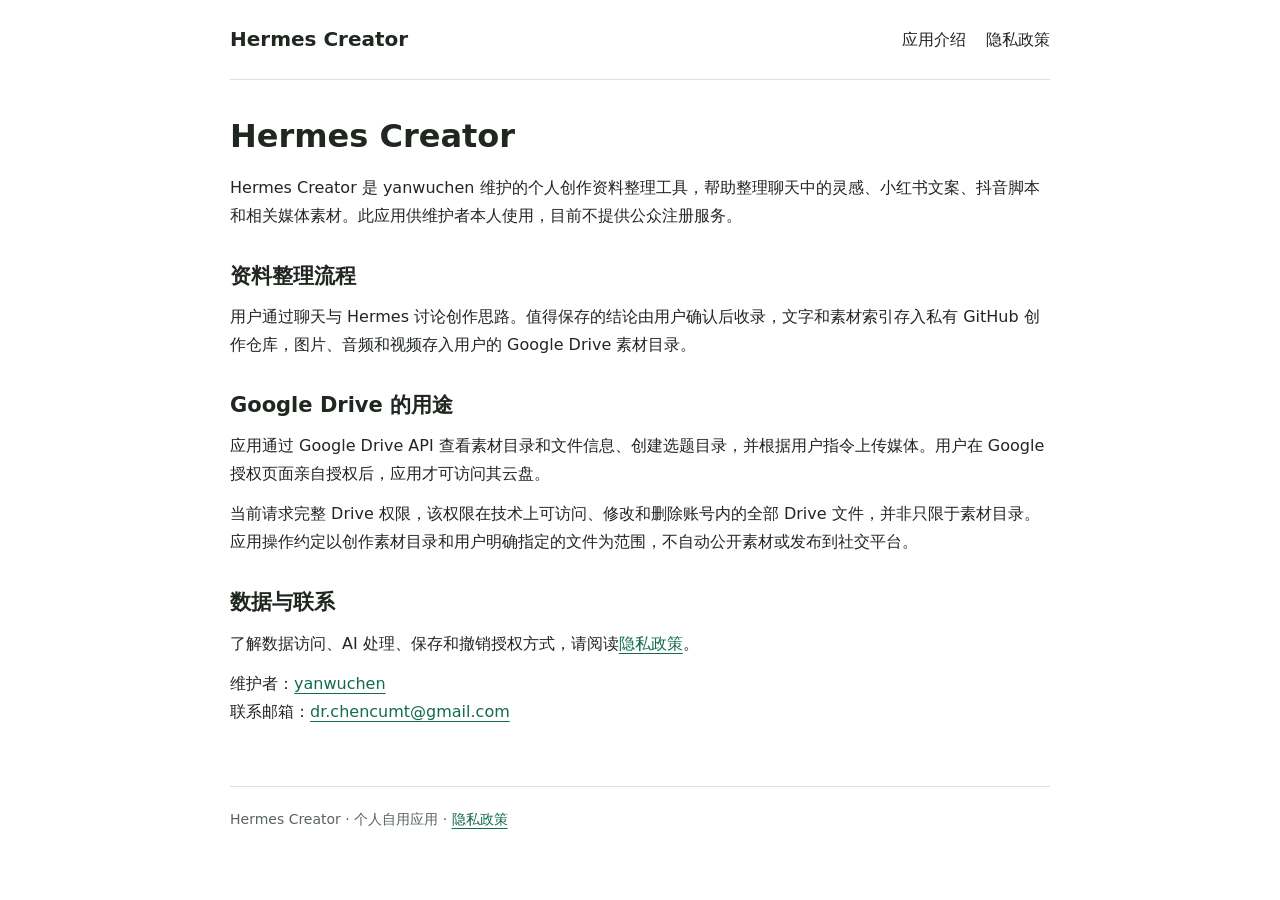
<file: docs/index.html>
<!doctype html>
<html lang="zh-CN">
<head>
  <meta charset="utf-8">
  <meta name="viewport" content="width=device-width, initial-scale=1">
  <meta name="description" content="Hermes Creator 是个人使用的创作资料整理工具，结合聊天、GitHub 和 Google Drive 管理灵感、脚本和素材。">
  <title>Hermes Creator</title>
  <link rel="stylesheet" href="styles.css">
</head>
<body>
  <header>
    <a class="brand" href="./">Hermes Creator</a>
    <nav aria-label="网站导航"><a href="./" aria-current="page">应用介绍</a><a href="privacy.html">隐私政策</a></nav>
  </header>
  <main>
    <h1>Hermes Creator</h1>
    <p>Hermes Creator 是 yanwuchen 维护的个人创作资料整理工具，帮助整理聊天中的灵感、小红书文案、抖音脚本和相关媒体素材。此应用供维护者本人使用，目前不提供公众注册服务。</p>
    <h2>资料整理流程</h2>
    <p>用户通过聊天与 Hermes 讨论创作思路。值得保存的结论由用户确认后收录，文字和素材索引存入私有 GitHub 创作仓库，图片、音频和视频存入用户的 Google Drive 素材目录。</p>
    <h2>Google Drive 的用途</h2>
    <p>应用通过 Google Drive API 查看素材目录和文件信息、创建选题目录，并根据用户指令上传媒体。用户在 Google 授权页面亲自授权后，应用才可访问其云盘。</p>
    <p>当前请求完整 Drive 权限，该权限在技术上可访问、修改和删除账号内的全部 Drive 文件，并非只限于素材目录。应用操作约定以创作素材目录和用户明确指定的文件为范围，不自动公开素材或发布到社交平台。</p>
    <h2>数据与联系</h2>
    <p>了解数据访问、AI 处理、保存和撤销授权方式，请阅读<a href="privacy.html">隐私政策</a>。</p>
    <p>维护者：<a href="https://github.com/yanwuchen">yanwuchen</a><br>联系邮箱：<a href="mailto:dr.chencumt@gmail.com">dr.chencumt@gmail.com</a></p>
  </main>
  <footer>Hermes Creator · 个人自用应用 · <a href="privacy.html">隐私政策</a></footer>
</body>
</html>
</file>
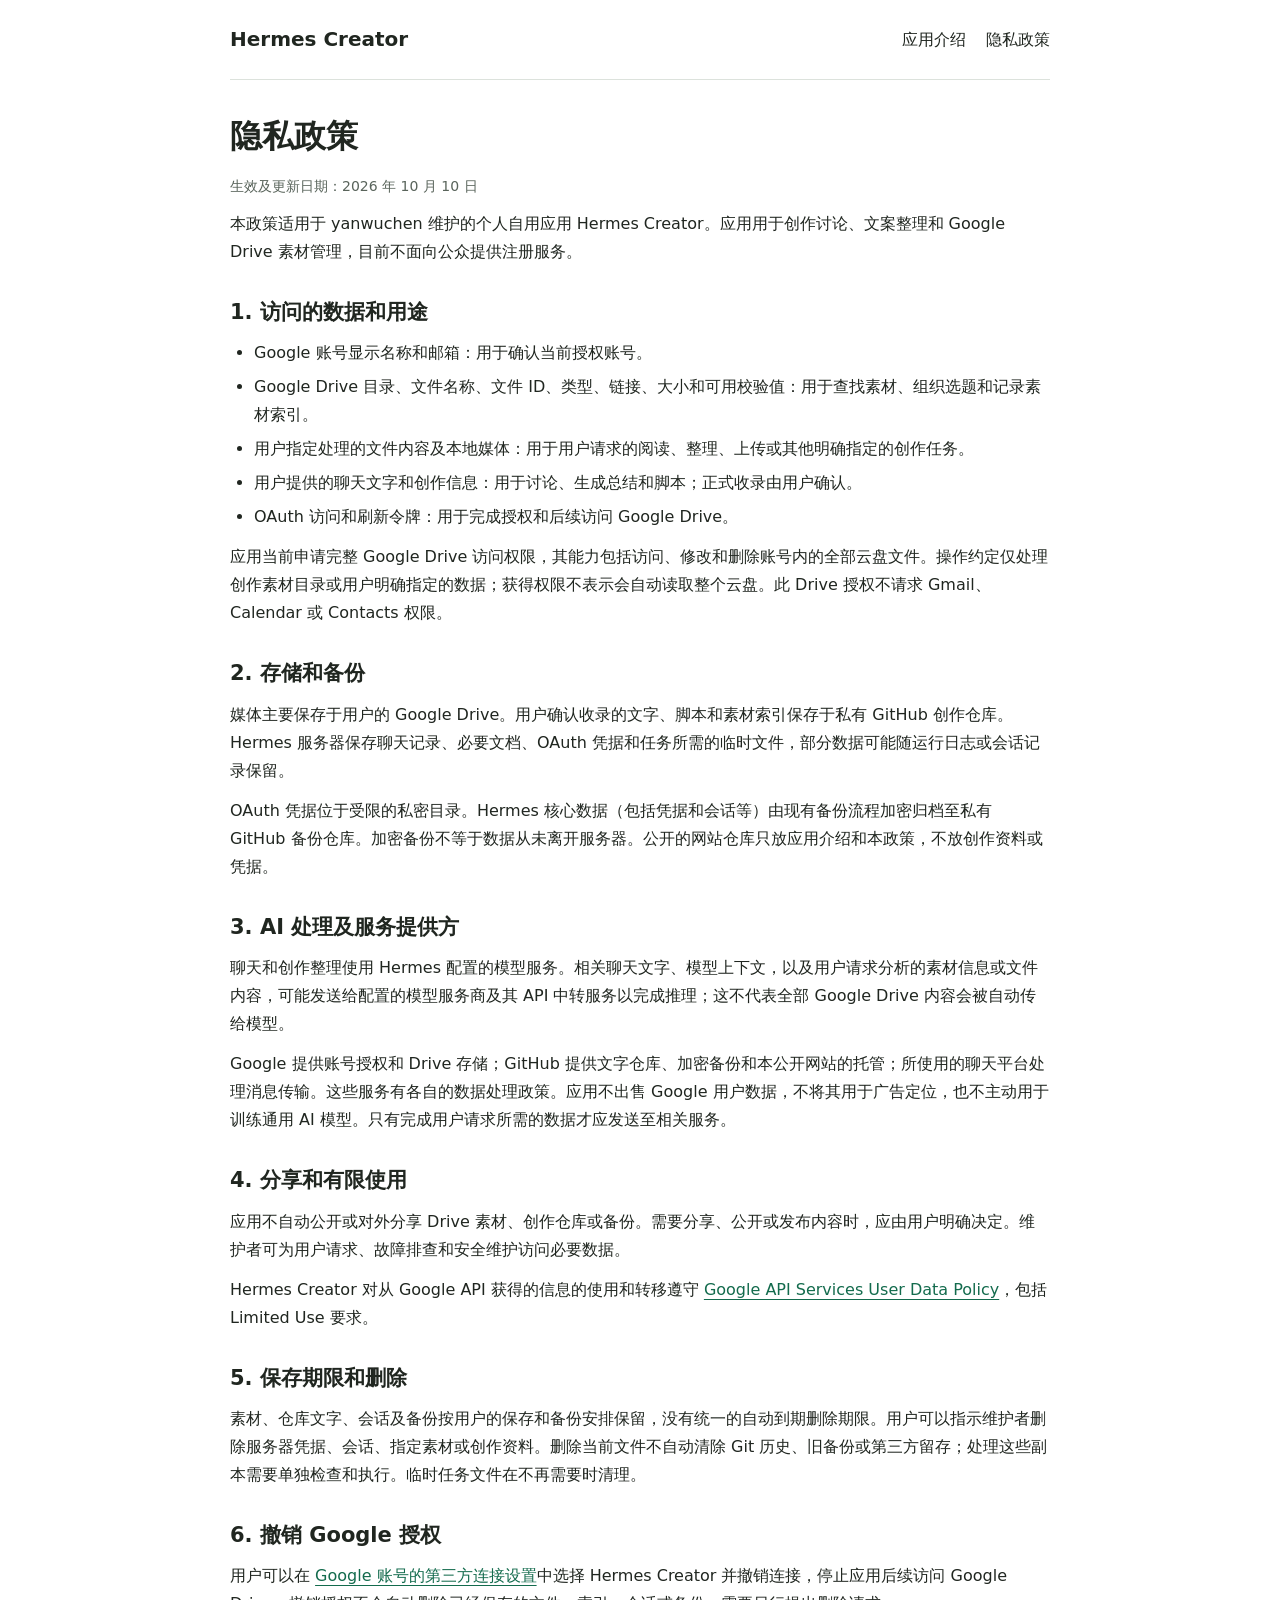
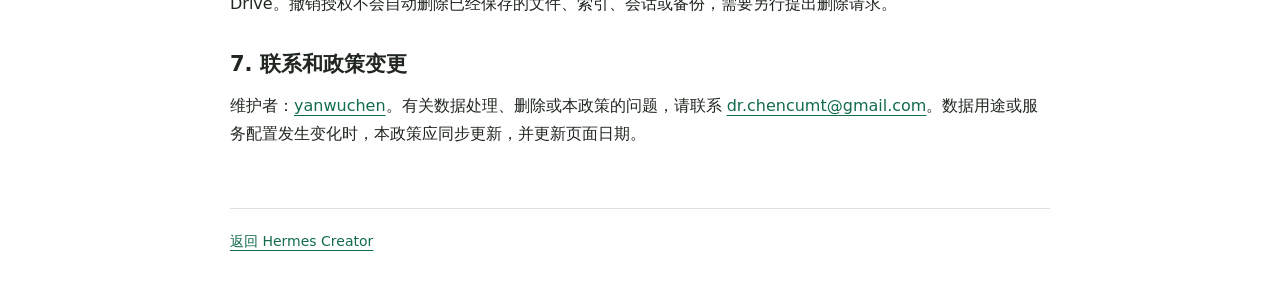
<file: docs/privacy.html>
<!doctype html>
<html lang="zh-CN">
<head>
  <meta charset="utf-8">
  <meta name="viewport" content="width=device-width, initial-scale=1">
  <meta name="description" content="Hermes Creator 的 Google Drive 数据访问、AI 处理、存储和撤销授权说明。">
  <title>隐私政策 · Hermes Creator</title>
  <link rel="stylesheet" href="styles.css">
</head>
<body>
  <header>
    <a class="brand" href="./">Hermes Creator</a>
    <nav aria-label="网站导航"><a href="./">应用介绍</a><a href="privacy.html" aria-current="page">隐私政策</a></nav>
  </header>
  <main>
    <h1>隐私政策</h1>
    <p class="meta">生效及更新日期：2026 年 10 月 10 日</p>
    <p>本政策适用于 yanwuchen 维护的个人自用应用 Hermes Creator。应用用于创作讨论、文案整理和 Google Drive 素材管理，目前不面向公众提供注册服务。</p>
    <h2>1. 访问的数据和用途</h2>
    <ul>
      <li>Google 账号显示名称和邮箱：用于确认当前授权账号。</li>
      <li>Google Drive 目录、文件名称、文件 ID、类型、链接、大小和可用校验值：用于查找素材、组织选题和记录素材索引。</li>
      <li>用户指定处理的文件内容及本地媒体：用于用户请求的阅读、整理、上传或其他明确指定的创作任务。</li>
      <li>用户提供的聊天文字和创作信息：用于讨论、生成总结和脚本；正式收录由用户确认。</li>
      <li>OAuth 访问和刷新令牌：用于完成授权和后续访问 Google Drive。</li>
    </ul>
    <p>应用当前申请完整 Google Drive 访问权限，其能力包括访问、修改和删除账号内的全部云盘文件。操作约定仅处理创作素材目录或用户明确指定的数据；获得权限不表示会自动读取整个云盘。此 Drive 授权不请求 Gmail、Calendar 或 Contacts 权限。</p>
    <h2>2. 存储和备份</h2>
    <p>媒体主要保存于用户的 Google Drive。用户确认收录的文字、脚本和素材索引保存于私有 GitHub 创作仓库。Hermes 服务器保存聊天记录、必要文档、OAuth 凭据和任务所需的临时文件，部分数据可能随运行日志或会话记录保留。</p>
    <p>OAuth 凭据位于受限的私密目录。Hermes 核心数据（包括凭据和会话等）由现有备份流程加密归档至私有 GitHub 备份仓库。加密备份不等于数据从未离开服务器。公开的网站仓库只放应用介绍和本政策，不放创作资料或凭据。</p>
    <h2>3. AI 处理及服务提供方</h2>
    <p>聊天和创作整理使用 Hermes 配置的模型服务。相关聊天文字、模型上下文，以及用户请求分析的素材信息或文件内容，可能发送给配置的模型服务商及其 API 中转服务以完成推理；这不代表全部 Google Drive 内容会被自动传给模型。</p>
    <p>Google 提供账号授权和 Drive 存储；GitHub 提供文字仓库、加密备份和本公开网站的托管；所使用的聊天平台处理消息传输。这些服务有各自的数据处理政策。应用不出售 Google 用户数据，不将其用于广告定位，也不主动用于训练通用 AI 模型。只有完成用户请求所需的数据才应发送至相关服务。</p>
    <h2>4. 分享和有限使用</h2>
    <p>应用不自动公开或对外分享 Drive 素材、创作仓库或备份。需要分享、公开或发布内容时，应由用户明确决定。维护者可为用户请求、故障排查和安全维护访问必要数据。</p>
    <p>Hermes Creator 对从 Google API 获得的信息的使用和转移遵守 <a href="https://developers.google.com/terms/api-services-user-data-policy">Google API Services User Data Policy</a>，包括 Limited Use 要求。</p>
    <h2>5. 保存期限和删除</h2>
    <p>素材、仓库文字、会话及备份按用户的保存和备份安排保留，没有统一的自动到期删除期限。用户可以指示维护者删除服务器凭据、会话、指定素材或创作资料。删除当前文件不自动清除 Git 历史、旧备份或第三方留存；处理这些副本需要单独检查和执行。临时任务文件在不再需要时清理。</p>
    <h2>6. 撤销 Google 授权</h2>
    <p>用户可以在 <a href="https://myaccount.google.com/connections">Google 账号的第三方连接设置</a>中选择 Hermes Creator 并撤销连接，停止应用后续访问 Google Drive。撤销授权不会自动删除已经保存的文件、索引、会话或备份，需要另行提出删除请求。</p>
    <h2>7. 联系和政策变更</h2>
    <p>维护者：<a href="https://github.com/yanwuchen">yanwuchen</a>。有关数据处理、删除或本政策的问题，请联系 <a href="mailto:dr.chencumt@gmail.com">dr.chencumt@gmail.com</a>。数据用途或服务配置发生变化时，本政策应同步更新，并更新页面日期。</p>
  </main>
  <footer><a href="./">返回 Hermes Creator</a></footer>
</body>
</html>
</file>
<file: docs/styles.css>
:root { color-scheme: light; font-family: system-ui, -apple-system, "Segoe UI", sans-serif; color: #202620; background: #fff; }
* { box-sizing: border-box; }
body { margin: 0; font-size: 16px; line-height: 1.75; letter-spacing: 0; }
header, main, footer { width: min(100% - 40px, 820px); margin: auto; }
header { display: flex; flex-wrap: wrap; align-items: center; justify-content: space-between; gap: 12px; padding: 22px 0; border-bottom: 1px solid #dce2dc; }
header a { color: #202620; text-decoration: none; }
.brand { font-size: 20px; font-weight: 700; }
nav { display: flex; gap: 20px; }
a { color: #136b4d; text-underline-offset: 4px; overflow-wrap: anywhere; }
a:hover { text-decoration: underline; }
a:focus-visible { outline: 2px solid #136b4d; outline-offset: 4px; }
main { padding: 36px 0 48px; }
h1 { font-size: 32px; line-height: 1.3; margin: 0 0 16px; overflow-wrap: anywhere; }
h2 { font-size: 21px; line-height: 1.4; margin: 32px 0 10px; }
p, ul { margin: 12px 0; }
ul { padding-left: 24px; }
li { margin: 6px 0; }
.meta { color: #59645b; font-size: 14px; }
footer { padding: 20px 0 28px; border-top: 1px solid #dce2dc; color: #59645b; font-size: 14px; }
@media (max-width: 480px) { header, main, footer { width: calc(100% - 32px); } h1 { font-size: 28px; } main { padding-top: 28px; } }
</file>
